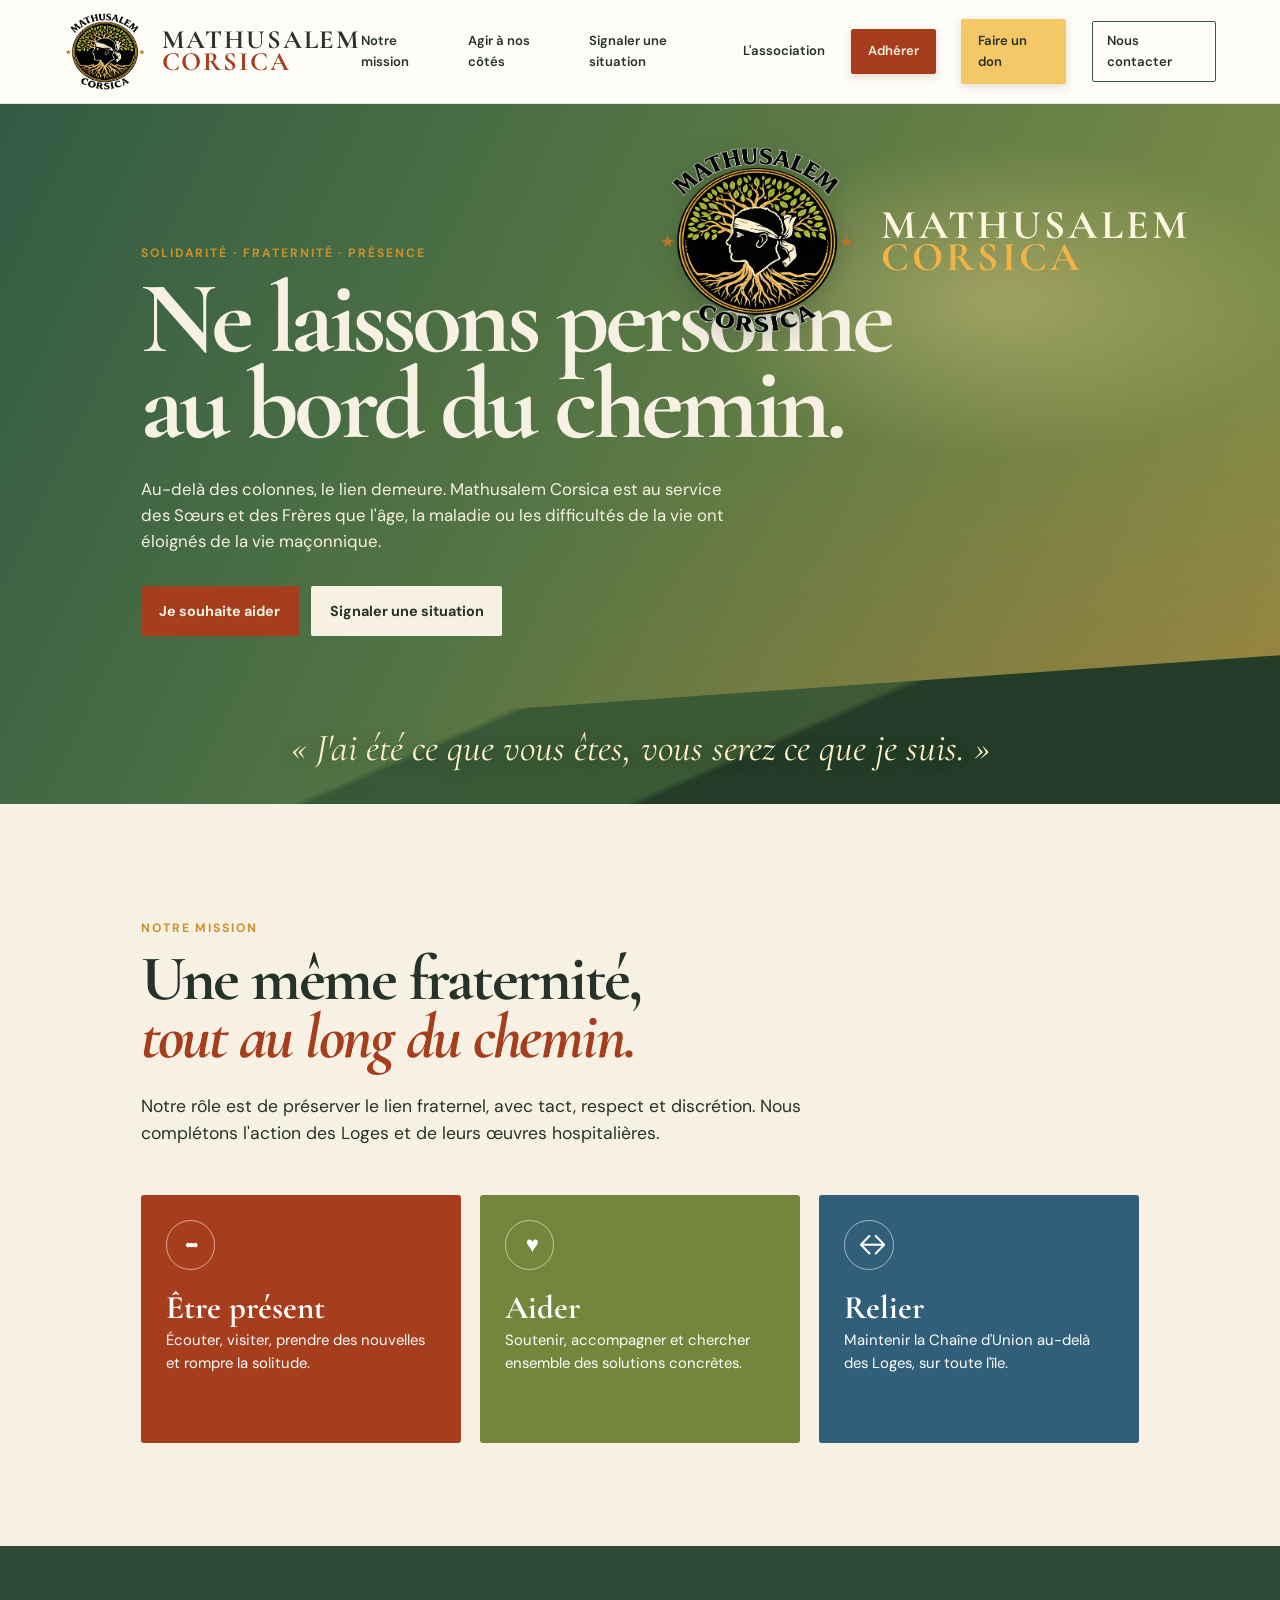
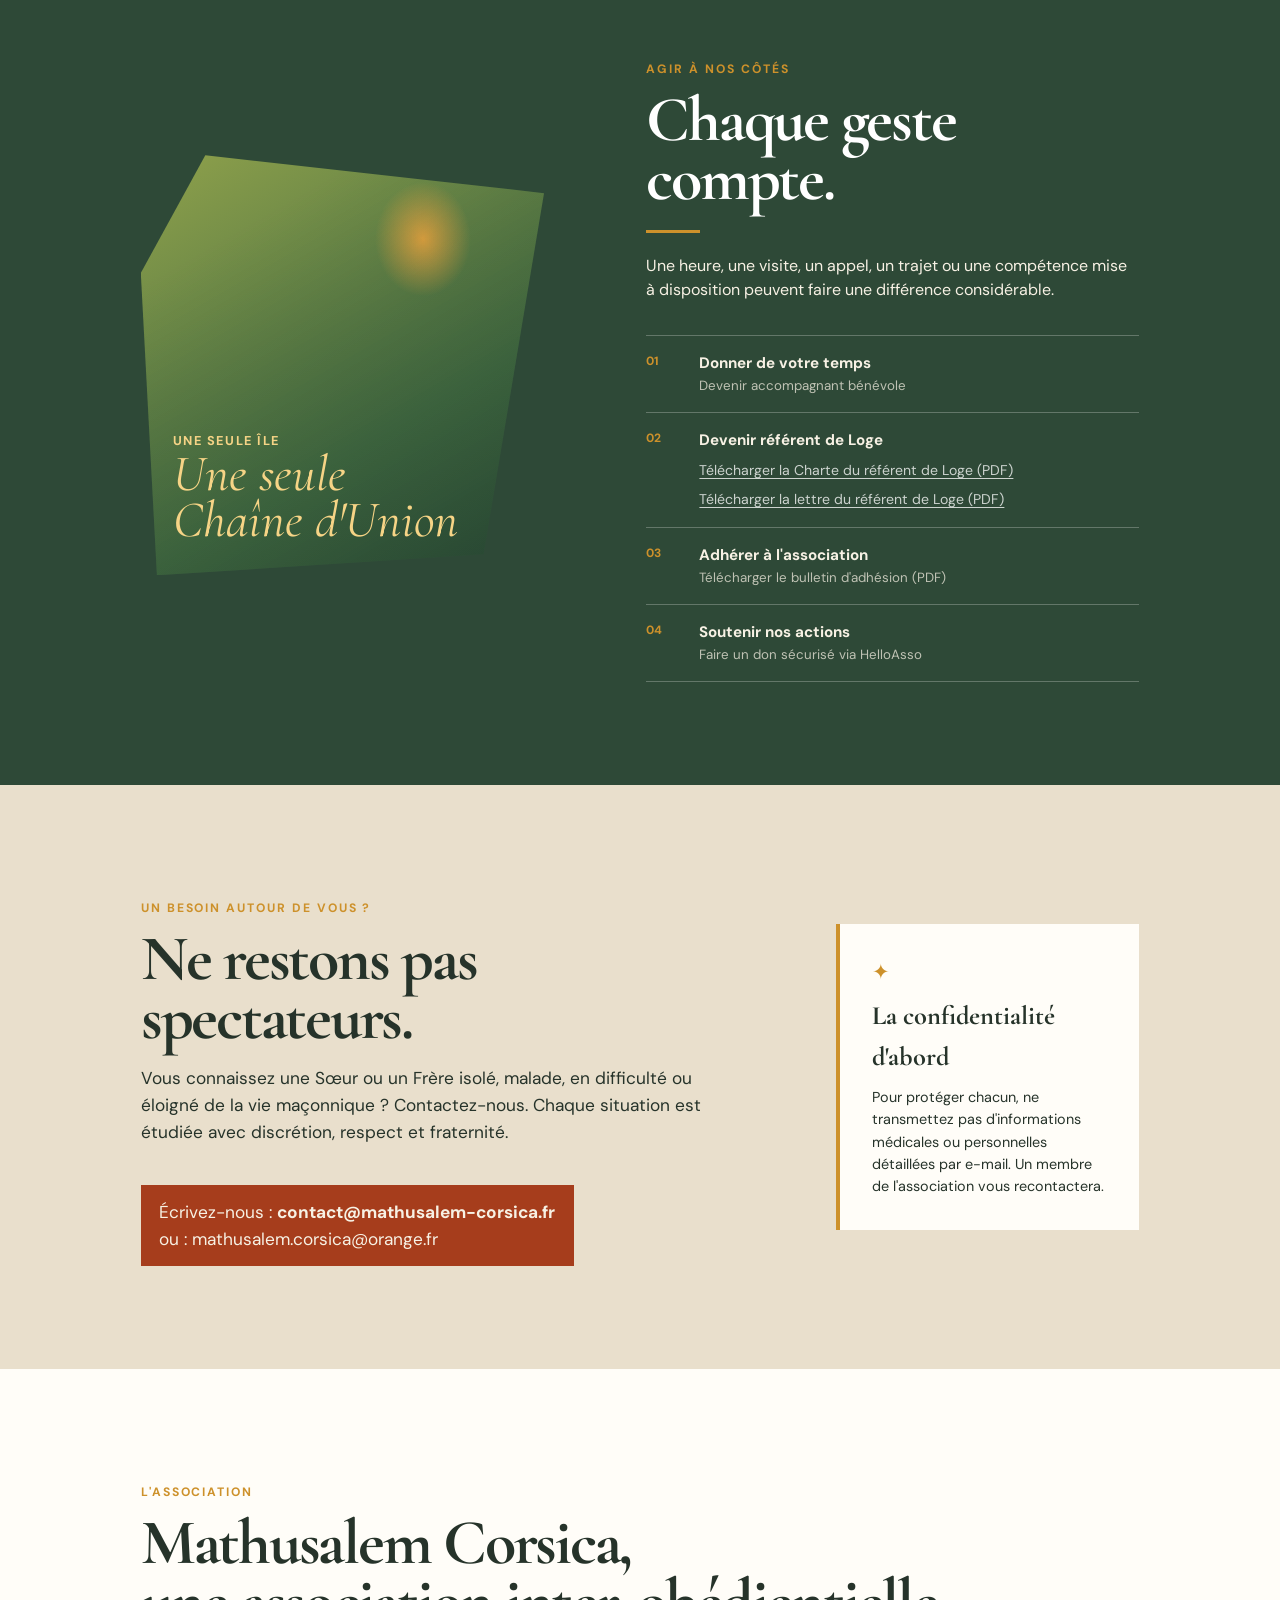
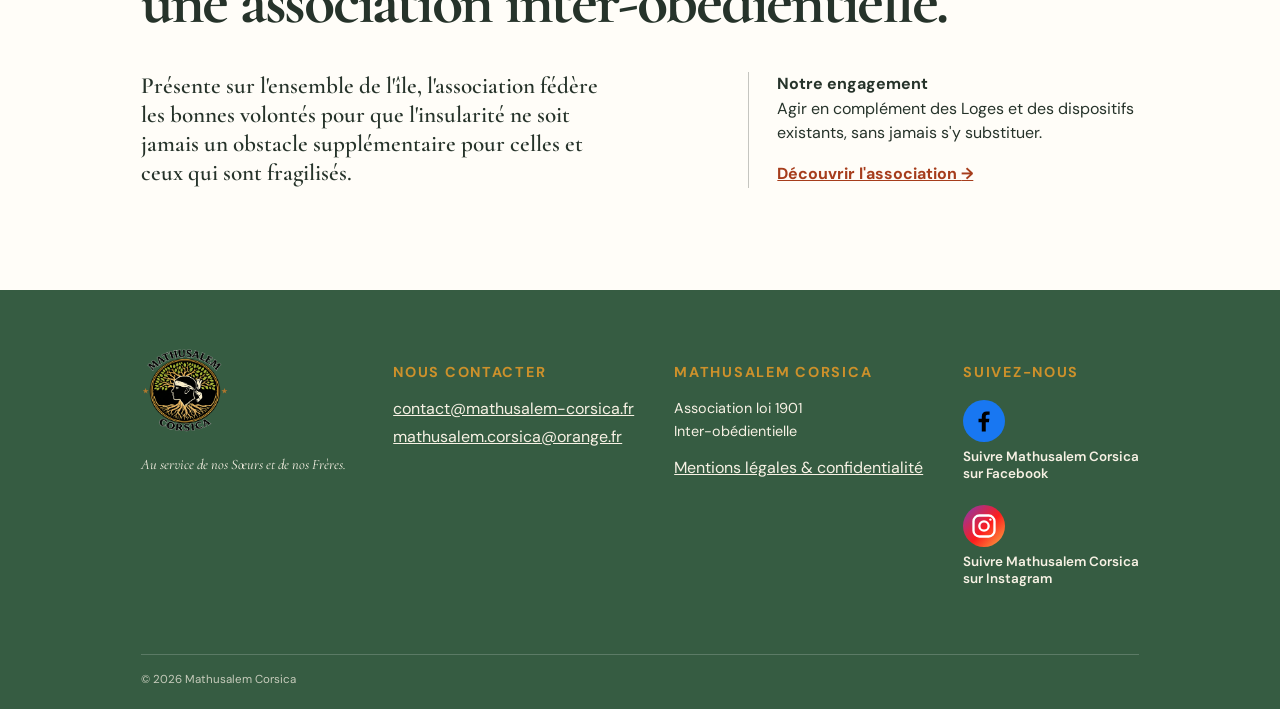
<file: index.html>
<!doctype html>
<html lang="fr">
  <head>
    <meta charset="utf-8">
    <meta name="viewport" content="width=device-width, initial-scale=1">
    <meta name="description" content="Mathusalem Corsica, au service de nos Sœurs et de nos Frères. Solidarité, fraternité, présence.">
    <title>Mathusalem Corsica - Ne laissons personne au bord du chemin</title>
    <link rel="preconnect" href="https://fonts.googleapis.com">
    <link rel="preconnect" href="https://fonts.gstatic.com" crossorigin>
    <link href="https://fonts.googleapis.com/css2?family=Cormorant+Garamond:ital,wght@0,500;0,600;0,700;1,600&family=DM+Sans:wght@400;500;600;700&display=swap" rel="stylesheet">
    <link rel="stylesheet" href="styles.css">
  </head>
  <body>
    <a class="skip-link" href="#contenu">Aller au contenu</a>
    <header class="site-header">
      <a class="brand" href="#accueil" aria-label="Mathusalem Corsica, accueil">
        <img src="logo-mathusalem-corsica.png" alt="Logo Mathusalem Corsica">
        <span>Mathusalem<br><em>Corsica</em></span>
      </a>
      <button class="menu-toggle" aria-expanded="false" aria-controls="navigation">Menu</button>
      <nav id="navigation" class="navigation" aria-label="Navigation principale">
        <a href="#mission">Notre mission</a>
        <a href="#agir">Agir à nos côtés</a>
        <a href="#signaler">Signaler une situation</a>
        <a href="association.html">L'association</a>
        <a class="nav-join" href="bulletin-adhesion-mathusalem-corsica.pdf" download>Adhérer</a>
        <a class="nav-donate" href="https://www.helloasso.com/associations/mathusalem-corsica/formulaires/2" target="_blank" rel="noopener noreferrer">Faire un don</a>
        <a class="nav-contact" href="#contact">Nous contacter</a>
      </nav>
    </header>

    <main id="contenu">
      <section id="accueil" class="hero" aria-labelledby="hero-title">
        <div class="hero-orb hero-orb-one"></div>
        <div class="hero-orb hero-orb-two"></div>
        <div class="hero-content">
          <p class="eyebrow">Solidarité · Fraternité · Présence</p>
          <h1 id="hero-title">Ne laissons personne<br>au bord du chemin.</h1>
          <p class="hero-intro">Au-delà des colonnes, le lien demeure. Mathusalem Corsica est au service des Sœurs et des Frères que l'âge, la maladie ou les difficultés de la vie ont éloignés de la vie maçonnique.</p>
          <div class="hero-actions">
            <a class="button button-primary" href="#agir">Je souhaite aider</a>
            <a class="button button-light" href="#signaler">Signaler une situation</a>
          </div>
        </div>
        <div class="hero-identity" aria-label="Mathusalem Corsica">
          <img src="logo-mathusalem-corsica.png" alt="Logo Mathusalem Corsica">
          <p>Mathusalem<br><em>Corsica</em></p>
        </div>
        <blockquote class="hero-quote">« J'ai été ce que vous êtes, vous serez ce que je suis. »</blockquote>
        <div class="hero-horizon" aria-hidden="true"></div>
      </section>

      <section id="mission" class="section mission" aria-labelledby="mission-title">
        <div class="section-heading">
          <p class="eyebrow">Notre mission</p>
          <h2 id="mission-title">Une même fraternité,<br><em>tout au long du chemin.</em></h2>
        </div>
        <p class="lead">Notre rôle est de préserver le lien fraternel, avec tact, respect et discrétion. Nous complétons l'action des Loges et de leurs œuvres hospitalières.</p>
        <div class="mission-cards">
          <article class="mission-card presence">
            <span class="card-icon" aria-hidden="true">●●●</span>
            <h3>Être présent</h3>
            <p>Écouter, visiter, prendre des nouvelles et rompre la solitude.</p>
          </article>
          <article class="mission-card help">
            <span class="card-icon" aria-hidden="true">♥</span>
            <h3>Aider</h3>
            <p>Soutenir, accompagner et chercher ensemble des solutions concrètes.</p>
          </article>
          <article class="mission-card link">
            <span class="card-icon" aria-hidden="true">↔</span>
            <h3>Relier</h3>
            <p>Maintenir la Chaîne d'Union au-delà des Loges, sur toute l'île.</p>
          </article>
        </div>
      </section>

      <section id="agir" class="section act" aria-labelledby="agir-title">
        <div class="act-visual" aria-hidden="true">
          <span>Une seule île</span>
          <strong>Une seule<br>Chaîne d'Union</strong>
        </div>
        <div class="act-content">
          <p class="eyebrow">Agir à nos côtés</p>
          <h2 id="agir-title">Chaque geste compte.</h2>
          <p>Une heure, une visite, un appel, un trajet ou une compétence mise à disposition peuvent faire une différence considérable.</p>
          <div class="action-list">
            <a href="#contact"><span>01</span><strong>Donner de votre temps</strong><small>Devenir accompagnant bénévole</small></a>
            <div class="action-reference">
              <div class="action-reference-title"><span>02</span><strong>Devenir référent de Loge</strong></div>
              <div class="action-reference-downloads">
                <a href="charte-referent-loge.pdf" download>Télécharger la Charte du référent de Loge (PDF)</a>
                <a href="lettre-referent-loge.pdf" download>Télécharger la lettre du référent de Loge (PDF)</a>
              </div>
            </div>
            <a href="bulletin-adhesion-mathusalem-corsica.pdf" download><span>03</span><strong>Adhérer à l'association</strong><small>Télécharger le bulletin d'adhésion (PDF)</small></a>
            <a href="https://www.helloasso.com/associations/mathusalem-corsica/formulaires/2" target="_blank" rel="noopener noreferrer"><span>04</span><strong>Soutenir nos actions</strong><small>Faire un don sécurisé via HelloAsso</small></a>
          </div>
        </div>
      </section>

      <section id="signaler" class="section signal" aria-labelledby="signaler-title">
        <div class="signal-content">
          <p class="eyebrow">Un besoin autour de vous ?</p>
          <h2 id="signaler-title">Ne restons pas spectateurs.</h2>
          <p>Vous connaissez une Sœur ou un Frère isolé, malade, en difficulté ou éloigné de la vie maçonnique ? Contactez-nous. Chaque situation est étudiée avec discrétion, respect et fraternité.</p>
          <p class="contact-email">Écrivez-nous : <strong>contact@mathusalem-corsica.fr</strong><br><span>ou : mathusalem.corsica@orange.fr</span></p>
        </div>
        <aside class="privacy-note">
          <span aria-hidden="true">✦</span>
          <h3>La confidentialité d'abord</h3>
          <p>Pour protéger chacun, ne transmettez pas d'informations médicales ou personnelles détaillées par e-mail. Un membre de l'association vous recontactera.</p>
        </aside>
      </section>

      <section id="association" class="section association" aria-labelledby="association-title">
        <p class="eyebrow">L'association</p>
        <h2 id="association-title">Mathusalem Corsica,<br>une association inter-obédientielle.</h2>
        <div class="association-grid">
          <p>Présente sur l'ensemble de l'île, l'association fédère les bonnes volontés pour que l'insularité ne soit jamais un obstacle supplémentaire pour celles et ceux qui sont fragilisés.</p>
          <div>
            <p><strong>Notre engagement</strong><br>Agir en complément des Loges et des dispositifs existants, sans jamais s'y substituer.</p>
            <a class="text-link" href="association.html">Découvrir l'association <span aria-hidden="true">→</span></a>
          </div>
        </div>
      </section>
    </main>

    <footer id="contact" class="site-footer">
      <div class="footer-brand">
        <img src="logo-mathusalem-corsica.png" alt="">
        <p>Au service de nos Sœurs et de nos Frères.</p>
      </div>
      <div>
        <p class="footer-label">Nous contacter</p>
        <a href="mailto:contact@mathusalem-corsica.fr">contact@mathusalem-corsica.fr</a>
        <a href="mailto:mathusalem.corsica@orange.fr">mathusalem.corsica@orange.fr</a>
      </div>
      <div>
        <p class="footer-label">Mathusalem Corsica</p>
        <p>Association loi 1901<br>Inter-obédientielle</p>
        <a href="mentions-legales.html">Mentions légales &amp; confidentialité</a>
      </div>
      <div class="footer-social">
        <p class="footer-label">Suivez-nous</p>
        <div class="footer-social-links">
          <a class="facebook-link" href="https://www.facebook.com/profile.php?id=61596262561616" target="_blank" rel="noopener noreferrer" aria-label="Suivre Mathusalem Corsica sur Facebook">
            <svg viewBox="0 0 24 24" aria-hidden="true"><path d="M13.5 21v-8h2.7l.4-3h-3.1V8.1c0-.9.3-1.5 1.6-1.5h1.7V3.9c-.3 0-1.3-.1-2.5-.1-2.5 0-4.2 1.5-4.2 4.3V10H7.3v3h2.8v8h3.4Z"/></svg>
            <span>Suivre Mathusalem Corsica<br>sur Facebook</span>
          </a>
          <a class="instagram-link" href="https://www.instagram.com/mathusalem.corsica/" target="_blank" rel="noopener noreferrer" aria-label="Suivre Mathusalem Corsica sur Instagram">
            <svg viewBox="0 0 24 24" aria-hidden="true" fill="none" stroke="currentColor" stroke-width="2"><rect x="3" y="3" width="18" height="18" rx="5"></rect><circle cx="12" cy="12" r="4"></circle><circle cx="17.5" cy="6.5" r="1" fill="currentColor" stroke="none"></circle></svg>
            <span>Suivre Mathusalem Corsica<br>sur Instagram</span>
          </a>
        </div>
      </div>
      <p class="copyright">© <span id="year"></span> Mathusalem Corsica</p>
    </footer>
    <script src="script.js"></script>
    <!-- Cloudflare Web Analytics -->
    <script type="module" src="https://static.cloudflareinsights.com/beacon.min.js" data-cf-beacon='{"token": "1a84a736b95a444abfd0b63d3018b261"}'></script>
    <!-- End Cloudflare Web Analytics -->
  </body>
</html>
</file>
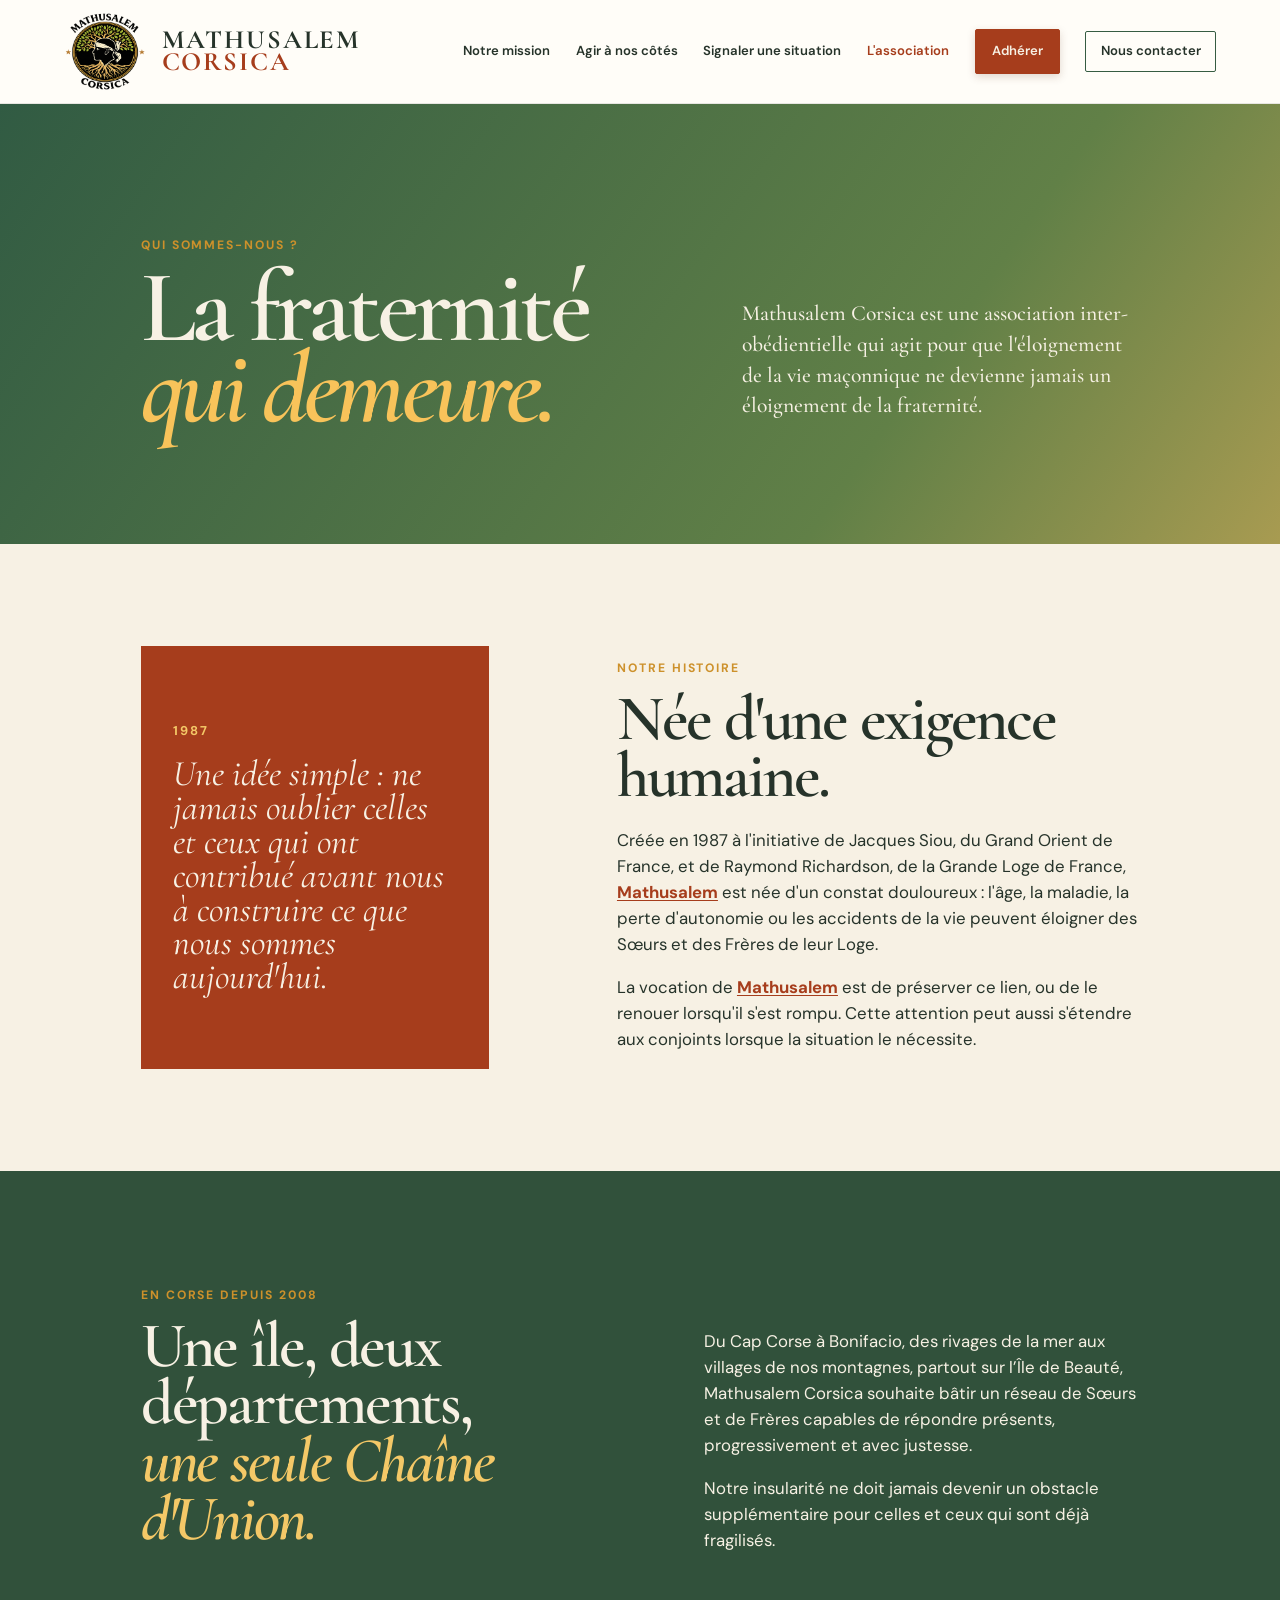
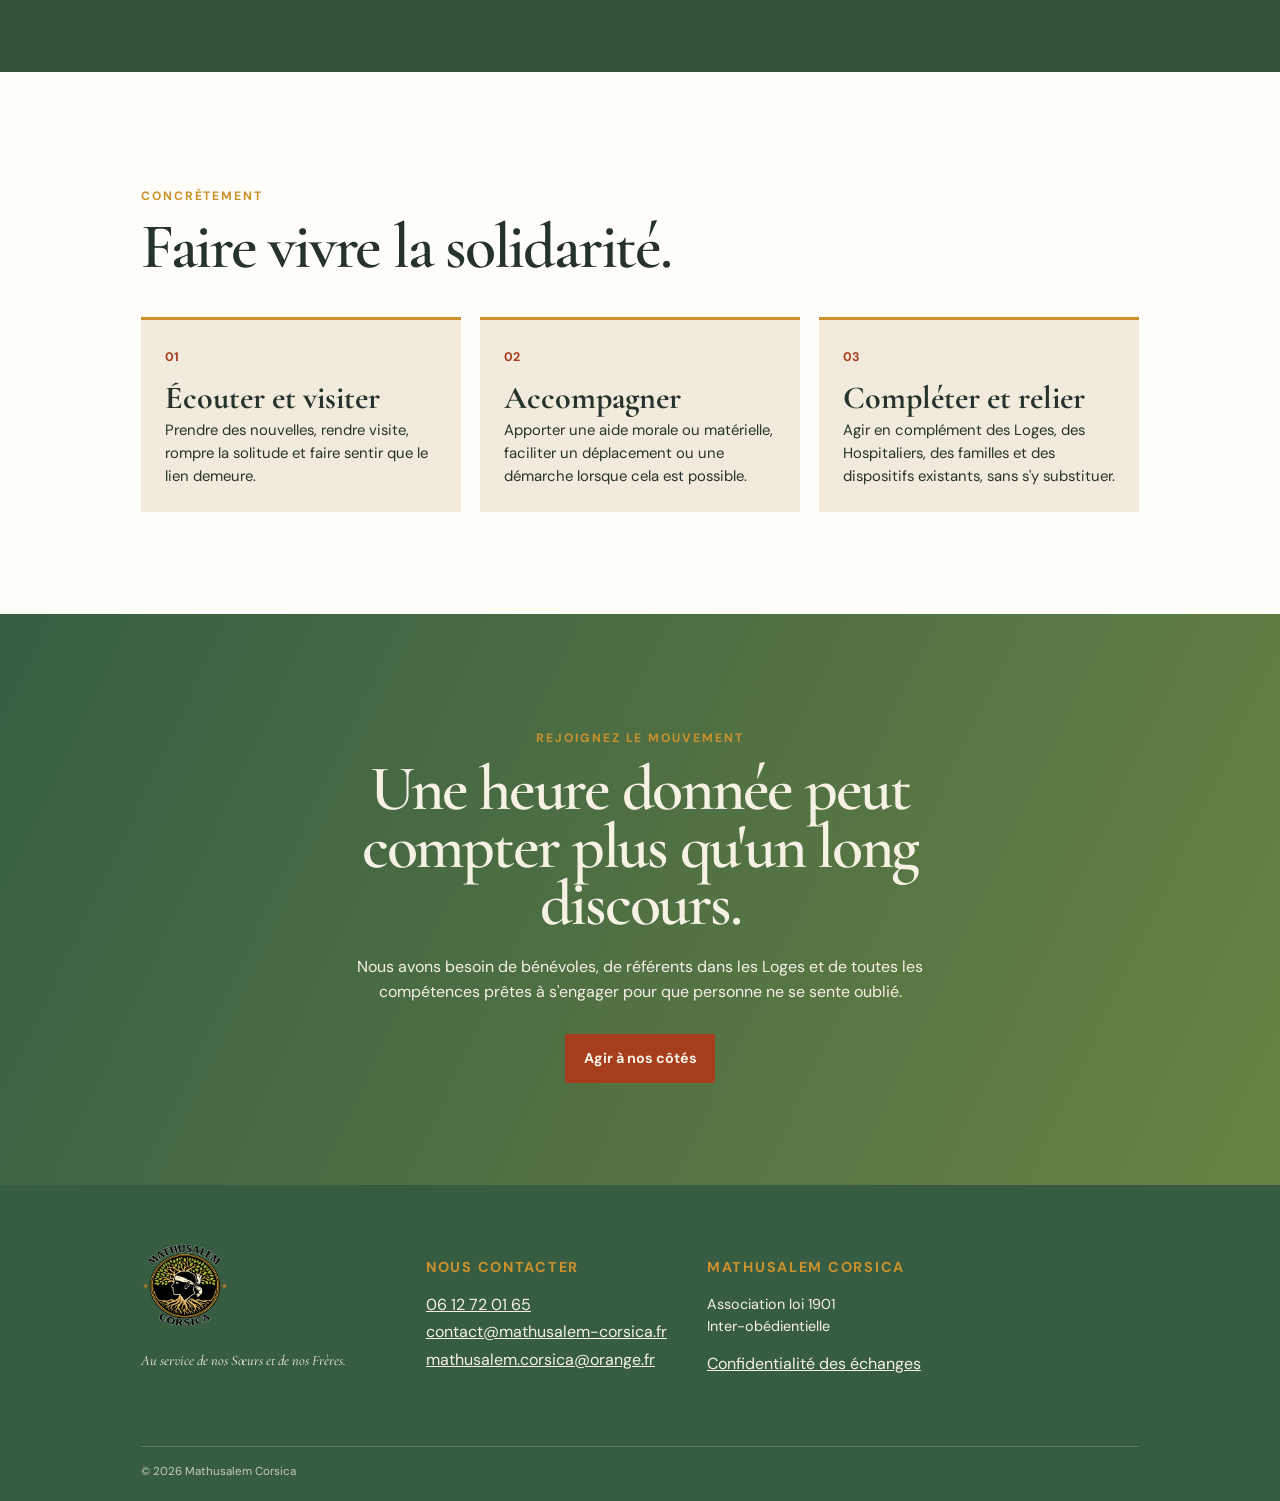
<file: association.html>
<!doctype html>
<html lang="fr">
  <head>
    <meta charset="utf-8">
    <meta name="viewport" content="width=device-width, initial-scale=1">
    <meta name="description" content="Découvrez Mathusalem Corsica, association inter-obédientielle de solidarité fraternelle.">
    <title>Notre association - Mathusalem Corsica</title>
    <link rel="preconnect" href="https://fonts.googleapis.com">
    <link rel="preconnect" href="https://fonts.gstatic.com" crossorigin>
    <link href="https://fonts.googleapis.com/css2?family=Cormorant+Garamond:ital,wght@0,500;0,600;0,700;1,600&family=DM+Sans:wght@400;500;600;700&display=swap" rel="stylesheet">
    <link rel="stylesheet" href="styles.css">
  </head>
  <body>
    <a class="skip-link" href="#contenu">Aller au contenu</a>
    <header class="site-header">
      <a class="brand" href="index.html" aria-label="Mathusalem Corsica, accueil">
        <img src="logo-mathusalem-corsica.png" alt="Logo Mathusalem Corsica">
        <span>Mathusalem<br><em>Corsica</em></span>
      </a>
      <button class="menu-toggle" aria-expanded="false" aria-controls="navigation">Menu</button>
      <nav id="navigation" class="navigation" aria-label="Navigation principale">
        <a href="index.html#mission">Notre mission</a>
        <a href="index.html#agir">Agir à nos côtés</a>
        <a href="index.html#signaler">Signaler une situation</a>
        <a class="active" href="association.html" aria-current="page">L'association</a>
        <a class="nav-join" href="bulletin-adhesion-mathusalem-corsica.pdf" download>Adhérer</a>
        <a class="nav-contact" href="index.html#contact">Nous contacter</a>
      </nav>
    </header>

    <main id="contenu">
      <section class="about-hero" aria-labelledby="about-title">
        <div>
          <p class="eyebrow">Qui sommes-nous ?</p>
          <h1 id="about-title">La fraternité<br><em>qui demeure.</em></h1>
        </div>
        <p>Mathusalem Corsica est une association inter-obédientielle qui agit pour que l'éloignement de la vie maçonnique ne devienne jamais un éloignement de la fraternité.</p>
      </section>

      <section class="about-story" aria-labelledby="story-title">
        <div class="about-statement">
          <span aria-hidden="true">1987</span>
          <p>Une idée simple : ne jamais oublier celles et ceux qui ont contribué avant nous à construire ce que nous sommes aujourd'hui.</p>
        </div>
        <div class="about-copy">
          <p class="eyebrow">Notre histoire</p>
          <h2 id="story-title">Née d'une exigence humaine.</h2>
          <p>Créée en 1987 à l'initiative de Jacques Siou, du Grand Orient de France, et de Raymond Richardson, de la Grande Loge de France, <a class="national-link" href="https://mathusalem-france.fr/" target="_blank" rel="noopener noreferrer">Mathusalem</a> est née d'un constat douloureux : l'âge, la maladie, la perte d'autonomie ou les accidents de la vie peuvent éloigner des Sœurs et des Frères de leur Loge.</p>
          <p>La vocation de <a class="national-link" href="https://mathusalem-france.fr/" target="_blank" rel="noopener noreferrer">Mathusalem</a> est de préserver ce lien, ou de le renouer lorsqu'il s'est rompu. Cette attention peut aussi s'étendre aux conjoints lorsque la situation le nécessite.</p>
        </div>
      </section>

      <section class="about-corsica" aria-labelledby="corsica-title">
        <div>
          <p class="eyebrow">En Corse depuis 2008</p>
          <h2 id="corsica-title">Une île, deux départements,<br><em>une seule Chaîne d'Union.</em></h2>
        </div>
        <div>
          <p>Du Cap Corse à Bonifacio, des rivages de la mer aux villages de nos montagnes, partout sur l’Île de Beauté, Mathusalem Corsica souhaite bâtir un réseau de Sœurs et de Frères capables de répondre présents, progressivement et avec justesse.</p>
          <p>Notre insularité ne doit jamais devenir un obstacle supplémentaire pour celles et ceux qui sont déjà fragilisés.</p>
        </div>
      </section>

      <section class="about-actions" aria-labelledby="actions-title">
        <p class="eyebrow">Concrètement</p>
        <h2 id="actions-title">Faire vivre la solidarité.</h2>
        <div class="about-actions-grid">
          <article><span>01</span><h3>Écouter et visiter</h3><p>Prendre des nouvelles, rendre visite, rompre la solitude et faire sentir que le lien demeure.</p></article>
          <article><span>02</span><h3>Accompagner</h3><p>Apporter une aide morale ou matérielle, faciliter un déplacement ou une démarche lorsque cela est possible.</p></article>
          <article><span>03</span><h3>Compléter et relier</h3><p>Agir en complément des Loges, des Hospitaliers, des familles et des dispositifs existants, sans s'y substituer.</p></article>
        </div>
      </section>

      <section class="about-call" aria-labelledby="call-title">
        <p class="eyebrow">Rejoignez le mouvement</p>
        <h2 id="call-title">Une heure donnée peut compter plus qu'un long discours.</h2>
        <p>Nous avons besoin de bénévoles, de référents dans les Loges et de toutes les compétences prêtes à s'engager pour que personne ne se sente oublié.</p>
        <a class="button button-primary" href="index.html#agir">Agir à nos côtés</a>
      </section>
    </main>

    <footer id="contact" class="site-footer">
      <div class="footer-brand"><img src="logo-mathusalem-corsica.png" alt=""><p>Au service de nos Sœurs et de nos Frères.</p></div>
      <div><p class="footer-label">Nous contacter</p><a href="tel:+33612720165">06 12 72 01 65</a><a href="mailto:contact@mathusalem-corsica.fr">contact@mathusalem-corsica.fr</a><a href="mailto:mathusalem.corsica@orange.fr">mathusalem.corsica@orange.fr</a></div>
      <div><p class="footer-label">Mathusalem Corsica</p><p>Association loi 1901<br>Inter-obédientielle</p><a href="index.html#signaler">Confidentialité des échanges</a></div>
      <p class="copyright">© <span id="year"></span> Mathusalem Corsica</p>
    </footer>
    <script src="script.js"></script>
  </body>
</html>
</file>
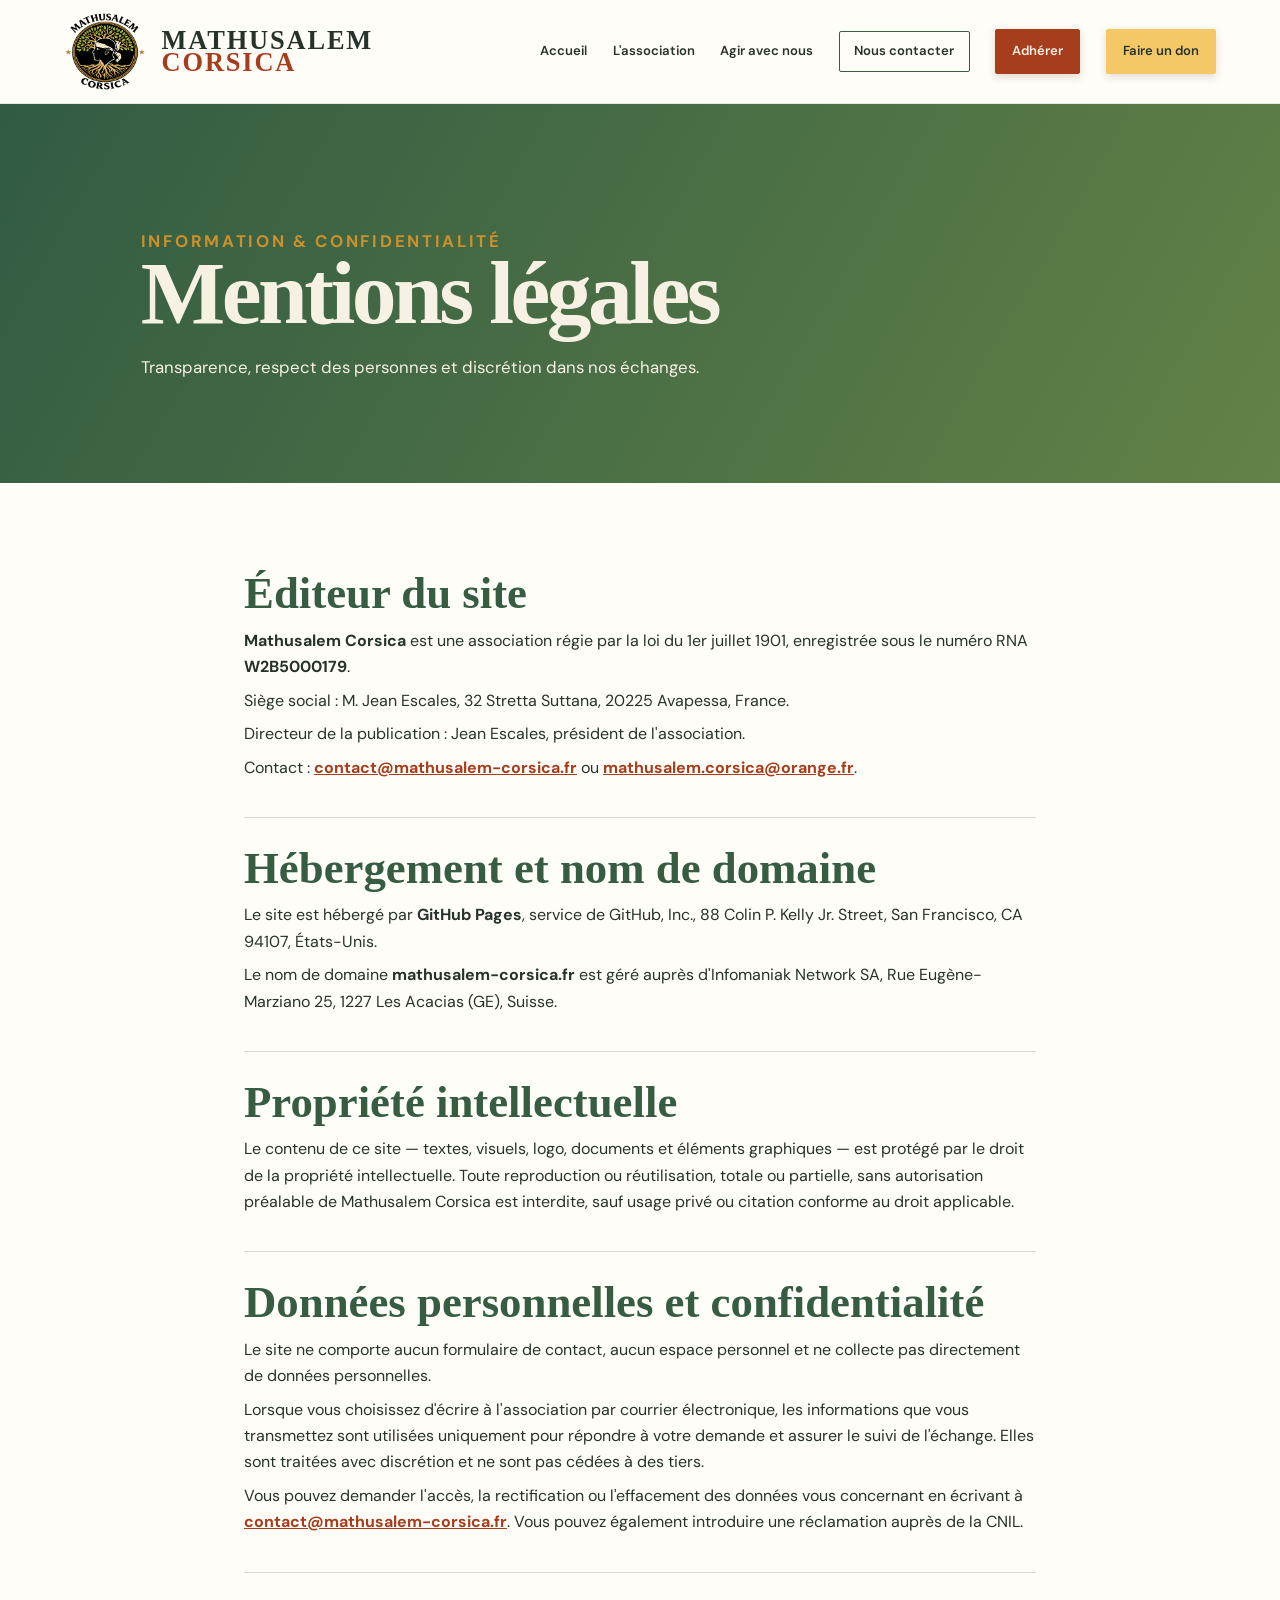
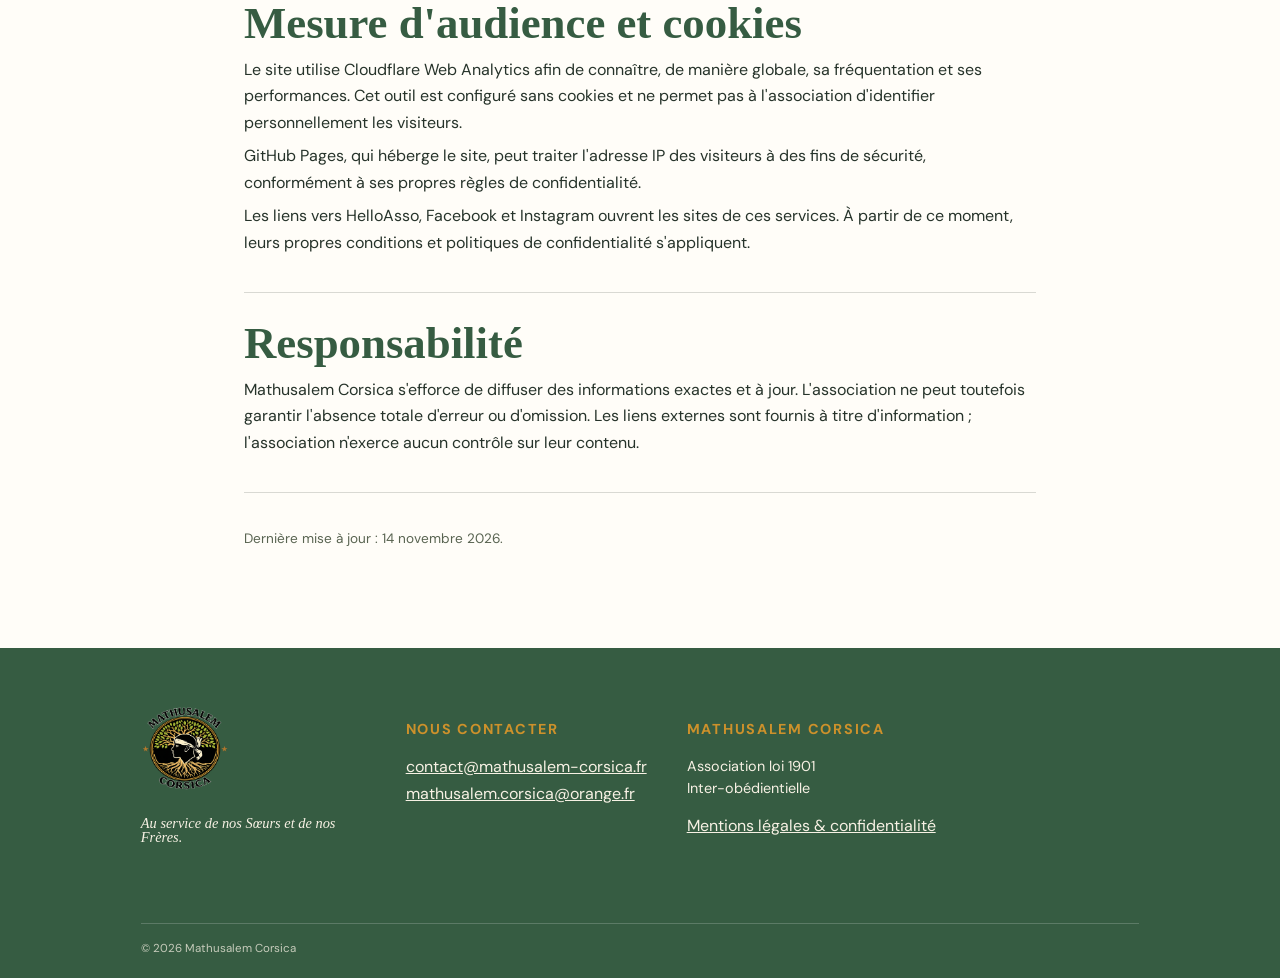
<file: mentions-legales.html>
<!doctype html>
<html lang="fr">
  <head>
    <meta charset="utf-8">
    <meta name="viewport" content="width=device-width, initial-scale=1">
    <meta name="description" content="Mentions légales et politique de confidentialité de Mathusalem Corsica.">
    <title>Mentions légales | Mathusalem Corsica</title>
    <link rel="preconnect" href="https://fonts.googleapis.com">
    <link rel="preconnect" href="https://fonts.gstatic.com" crossorigin>
    <link href="https://fonts.googleapis.com/css2?family=DM+Sans:wght@400;500;600;700&family=Playfair+Display:ital,wght@0,600;0,700;1,600&display=swap" rel="stylesheet">
    <link rel="stylesheet" href="styles.css">
  </head>
  <body>
    <header class="site-header">
      <a class="brand" href="index.html" aria-label="Retour à l'accueil Mathusalem Corsica">
        <img src="logo-mathusalem-corsica.png" alt="Logo Mathusalem Corsica">
        <span>Mathusalem<br><em>Corsica</em></span>
      </a>
      <button class="menu-toggle" aria-expanded="false" aria-controls="menu">Menu</button>
      <nav id="menu" class="navigation" aria-label="Navigation principale">
        <a href="index.html">Accueil</a>
        <a href="association.html">L'association</a>
        <a href="index.html#agir">Agir avec nous</a>
        <a href="index.html#contact" class="nav-contact">Nous contacter</a>
        <a class="nav-join" href="bulletin-adhesion-mathusalem-corsica.pdf" download>Adhérer</a>
        <a class="nav-donate" href="https://www.helloasso.com/associations/mathusalem-corsica/formulaires/2" target="_blank" rel="noopener noreferrer">Faire un don</a>
      </nav>
    </header>

    <main>
      <section class="legal-hero">
        <p class="eyebrow">Information &amp; confidentialité</p>
        <h1>Mentions légales</h1>
        <p>Transparence, respect des personnes et discrétion dans nos échanges.</p>
      </section>

      <article class="legal-content">
        <section>
          <h2>Éditeur du site</h2>
          <p><strong>Mathusalem Corsica</strong> est une association régie par la loi du 1er juillet 1901, enregistrée sous le numéro RNA <strong>W2B5000179</strong>.</p>
          <p>Siège social : M. Jean Escales, 32 Stretta Suttana, 20225 Avapessa, France.</p>
          <p>Directeur de la publication : Jean Escales, président de l'association.</p>
          <p>Contact : <a href="mailto:contact@mathusalem-corsica.fr">contact@mathusalem-corsica.fr</a> ou <a href="mailto:mathusalem.corsica@orange.fr">mathusalem.corsica@orange.fr</a>.</p>
        </section>

        <section>
          <h2>Hébergement et nom de domaine</h2>
          <p>Le site est hébergé par <strong>GitHub Pages</strong>, service de GitHub, Inc., 88 Colin P. Kelly Jr. Street, San Francisco, CA 94107, États-Unis.</p>
          <p>Le nom de domaine <strong>mathusalem-corsica.fr</strong> est géré auprès d'Infomaniak Network SA, Rue Eugène-Marziano 25, 1227 Les Acacias (GE), Suisse.</p>
        </section>

        <section>
          <h2>Propriété intellectuelle</h2>
          <p>Le contenu de ce site — textes, visuels, logo, documents et éléments graphiques — est protégé par le droit de la propriété intellectuelle. Toute reproduction ou réutilisation, totale ou partielle, sans autorisation préalable de Mathusalem Corsica est interdite, sauf usage privé ou citation conforme au droit applicable.</p>
        </section>

        <section>
          <h2>Données personnelles et confidentialité</h2>
          <p>Le site ne comporte aucun formulaire de contact, aucun espace personnel et ne collecte pas directement de données personnelles.</p>
          <p>Lorsque vous choisissez d'écrire à l'association par courrier électronique, les informations que vous transmettez sont utilisées uniquement pour répondre à votre demande et assurer le suivi de l'échange. Elles sont traitées avec discrétion et ne sont pas cédées à des tiers.</p>
          <p>Vous pouvez demander l'accès, la rectification ou l'effacement des données vous concernant en écrivant à <a href="mailto:contact@mathusalem-corsica.fr">contact@mathusalem-corsica.fr</a>. Vous pouvez également introduire une réclamation auprès de la CNIL.</p>
        </section>

        <section>
          <h2>Mesure d'audience et cookies</h2>
          <p>Le site utilise Cloudflare Web Analytics afin de connaître, de manière globale, sa fréquentation et ses performances. Cet outil est configuré sans cookies et ne permet pas à l'association d'identifier personnellement les visiteurs.</p>
          <p>GitHub Pages, qui héberge le site, peut traiter l'adresse IP des visiteurs à des fins de sécurité, conformément à ses propres règles de confidentialité.</p>
          <p>Les liens vers HelloAsso, Facebook et Instagram ouvrent les sites de ces services. À partir de ce moment, leurs propres conditions et politiques de confidentialité s'appliquent.</p>
        </section>

        <section>
          <h2>Responsabilité</h2>
          <p>Mathusalem Corsica s'efforce de diffuser des informations exactes et à jour. L'association ne peut toutefois garantir l'absence totale d'erreur ou d'omission. Les liens externes sont fournis à titre d'information ; l'association n'exerce aucun contrôle sur leur contenu.</p>
        </section>

        <p class="legal-updated">Dernière mise à jour : 14 novembre 2026.</p>
      </article>
    </main>

    <footer class="site-footer">
      <div class="footer-brand">
        <img src="logo-mathusalem-corsica.png" alt="">
        <p>Au service de nos Sœurs et de nos Frères.</p>
      </div>
      <div>
        <p class="footer-label">Nous contacter</p>
        <a href="mailto:contact@mathusalem-corsica.fr">contact@mathusalem-corsica.fr</a>
        <a href="mailto:mathusalem.corsica@orange.fr">mathusalem.corsica@orange.fr</a>
      </div>
      <div>
        <p class="footer-label">Mathusalem Corsica</p>
        <p>Association loi 1901<br>Inter-obédientielle</p>
        <a href="mentions-legales.html" aria-current="page">Mentions légales &amp; confidentialité</a>
      </div>
      <p class="copyright">© <span id="year"></span> Mathusalem Corsica</p>
    </footer>
    <script src="script.js"></script>
    <!-- Cloudflare Web Analytics -->
    <script type="module" src="https://static.cloudflareinsights.com/beacon.min.js" data-cf-beacon='{"token": "1a84a736b95a444abfd0b63d3018b261"}'></script>
    <!-- End Cloudflare Web Analytics -->
  </body>
</html>
</file>
<file: styles.css>
:root { --ink:#26332a; --forest:#365c42; --moss:#74863b; --sun:#cd912b; --terra:#a63d1c; --cream:#f7f1e4; --paper:#fffdf8; --blue:#315e78; --serif:"Cormorant Garamond", Georgia, serif; --sans:"DM Sans", Arial, sans-serif; }
* { box-sizing:border-box; }
html { scroll-behavior:smooth; }
body { margin:0; color:var(--ink); background:var(--paper); font-family:var(--sans); line-height:1.55; }
.national-link { color:var(--terra); font-weight:700; text-decoration-thickness:1px; text-underline-offset:2px; }.national-link:hover { color:var(--forest); }
.about-hero > p { max-width:450px!important; font-size:1.35rem!important; }
a { color:inherit; }
.skip-link { position:absolute; left:-10000px; top:auto; }.skip-link:focus { left:1rem; top:1rem; z-index:100; padding:.7rem 1rem; background:#fff; }
.site-header { min-height:104px; display:flex; align-items:center; justify-content:space-between; padding:8px clamp(1.25rem,5vw,5rem); background:var(--paper); position:sticky; top:0; z-index:20; border-bottom:1px solid rgba(22,32,22,.1); }
.brand { display:flex; align-items:center; gap:.85rem; text-decoration:none; font:700 1.65rem/0.8 var(--serif); letter-spacing:.07em; text-transform:uppercase; }.brand img { width:84px; height:84px; object-fit:contain; }.brand em { color:var(--terra); font-style:normal; }
.navigation { display:flex; align-items:center; gap:clamp(.9rem,2vw,1.8rem); font-size:.82rem; font-weight:600; }.navigation a { text-decoration:none; }.navigation a:not(.nav-contact):not(.nav-join):not(.nav-donate):hover { color:var(--terra); }.nav-join { padding:.68rem 1rem; color:var(--cream); background:var(--terra); border:1px solid var(--terra); border-radius:2px; box-shadow:0 3px 8px rgba(89,43,20,.18); }.nav-join:hover { color:var(--cream); background:#8d3217; border-color:#8d3217; }.nav-donate { padding:.68rem 1rem; color:var(--ink); background:#f4c867; border:1px solid #f4c867; border-radius:2px; box-shadow:0 3px 8px rgba(89,43,20,.16); }.nav-donate:hover { color:var(--ink); background:#e3ad3e; border-color:#e3ad3e; }.nav-contact { padding:.6rem .9rem; border:1px solid var(--forest); border-radius:2px; }.menu-toggle { display:none; }
.hero { min-height:700px; position:relative; overflow:hidden; isolation:isolate; padding:clamp(5rem,10vw,8rem) clamp(1.25rem,11vw,10rem) 8rem; color:var(--cream); background:linear-gradient(115deg,#315b43 0%,#547544 44%,#899449 100%); }.hero:before { content:""; position:absolute; inset:0; z-index:-1; opacity:.32; background:radial-gradient(ellipse at 78% 28%,#ffdc94 0 2%,transparent 22%), radial-gradient(ellipse at 100% 100%,#c95d2b 0,transparent 49%); }.hero-content { max-width:760px; position:relative; z-index:2; }.eyebrow { margin:0 0:.7rem; color:var(--sun); font-size:.76rem; font-weight:700; letter-spacing:.16em; text-transform:uppercase; }.hero h1, h2, h3 { font-family:var(--serif); }.hero h1 { margin:0; font-size:clamp(3.6rem,8vw,7rem); line-height:.84; letter-spacing:-.045em; }.hero-intro { max-width:590px; margin:1.8rem 0 2rem; font-size:1.05rem; }.hero-actions { display:flex; flex-wrap:wrap; gap:.8rem; }.button { display:inline-block; padding:.85rem 1.15rem; border-radius:2px; font-size:.9rem; font-weight:700; text-decoration:none; transition:transform .2s; }.button:hover { transform:translateY(-2px); }.button-primary { color:var(--cream); background:var(--terra); }.button-light { color:var(--ink); background:var(--cream); }.hero-identity { position:absolute; top:2.2rem; right:clamp(1.25rem,7vw,6rem); z-index:2; display:flex; align-items:center; gap:1.15rem; text-transform:uppercase; }.hero-identity img { width:clamp(140px,16vw,215px); height:clamp(140px,16vw,215px); object-fit:contain; filter:drop-shadow(0 5px 12px rgba(24,48,29,.28)); }.hero-identity p { margin:0; color:#fff6df; font:700 clamp(2rem,3.2vw,3.1rem)/.78 var(--serif); letter-spacing:.08em; }.hero-identity em { color:#f2b345; font-style:normal; }.hero-quote { position:absolute; left:50%; bottom:2.3rem; z-index:2; width:max-content; max-width:none; margin:0; transform:translateX(-50%); color:#fff0ca; font:italic clamp(2.2rem,3vw,3.7rem)/1 var(--serif); white-space:nowrap; text-align:center; text-shadow:0 2px 18px rgba(24,48,29,.28); }.hero-horizon { position:absolute; left:-5%; right:-5%; bottom:-6.5rem; height:13rem; background:linear-gradient(160deg,transparent 29%,rgba(48,82,51,.82) 30% 49%,rgba(30,57,38,.95) 50%); transform:skewY(-4deg); z-index:-1; }
.section { padding:clamp(4.5rem,8vw,8rem) clamp(1.25rem,11vw,10rem); }.mission { background:var(--cream); }.section-heading { max-width:660px; }.section h2 { margin:0; font-size:clamp(2.7rem,5vw,4.7rem); line-height:.92; letter-spacing:-.035em; }.section h2 em { color:var(--terra); }.lead { max-width:690px; margin:1.6rem 0 3rem; font-size:1.1rem; }.mission-cards { display:grid; grid-template-columns:repeat(3,1fr); gap:1.2rem; }.mission-card { min-height:248px; padding:1.55rem; color:#fff; border-radius:3px; }.presence { background:var(--terra); }.help { background:var(--moss); }.link { background:var(--blue); }.card-icon { display:grid; place-items:center; width:3.1rem; height:3.1rem; border:1px solid rgba(255,255,255,.55); border-radius:50%; font-size:.65rem; letter-spacing:-.25em; }.help .card-icon { font-size:1.4rem; }.link .card-icon { font-size:1.7rem; }.mission-card h3 { margin:1.4rem 0 .25rem; font-size:2.05rem; line-height:1; }.mission-card p { margin:0; font-size:.93rem; }
.act { display:grid; grid-template-columns:.9fr 1.1fr; gap:clamp(2rem,8vw,8rem); align-items:center; background:#2e4937; color:var(--cream); }.act-visual { min-height:420px; padding:2rem; display:flex; flex-direction:column; justify-content:flex-end; color:#f6d486; background:linear-gradient(150deg,transparent 20%,rgba(33,62,41,.4)), radial-gradient(ellipse at 70% 20%,#e3a33f,transparent 12%), linear-gradient(150deg,#8fa14b,#426b42 65%,#294837); clip-path:polygon(16% 0,100% 9%,85% 95%,4% 100%,0 28%); }.act-visual span { font-size:.8rem; font-weight:700; letter-spacing:.12em; text-transform:uppercase; }.act-visual strong { font:italic clamp(2.2rem,4vw,3.4rem)/.9 var(--serif); }.act h2 { color:#fff; }.act h2:after { content:""; display:block; width:54px; height:3px; margin:1.3rem 0; background:var(--sun); }.action-list { margin-top:2rem; border-top:1px solid rgba(255,255,255,.25); }.action-list a { display:grid; grid-template-columns:45px 1fr; column-gap:8px; padding:1rem 0; text-decoration:none; border-bottom:1px solid rgba(255,255,255,.25); }.action-list a:hover strong { color:var(--sun); }.action-list span { color:var(--sun); font-size:.75rem; font-weight:700; }.action-list strong { font-size:.95rem; }.action-list small { grid-column:2; opacity:.72; }.action-reference { padding:1rem 0; border-bottom:1px solid rgba(255,255,255,.25); }.action-reference-title { display:grid; grid-template-columns:45px 1fr; column-gap:8px; }.action-reference-downloads { display:grid; gap:.45rem; margin:.45rem 0 0 53px; }.action-reference-downloads a { display:block; width:max-content; max-width:100%; padding:0; border:0; color:rgba(255,255,255,.76); font-size:.88rem; text-decoration:underline; text-underline-offset:3px; }.action-reference-downloads a:hover { color:var(--sun); }
.signal { display:grid; grid-template-columns:1.5fr .75fr; gap:clamp(2rem,7vw,7rem); align-items:center; background:#e9dfcc; }.signal-content h2 { max-width:620px; }.signal-content > p:not(.eyebrow) { max-width:660px; font-size:1.08rem; }.contact-email { display:inline-block; margin:1.4rem 0 0; padding:.85rem 1.15rem; color:var(--cream); background:var(--terra); font-size:.9rem; }.contact-email strong { font-weight:700; user-select:all; }.privacy-note { padding:2rem; border-left:4px solid var(--sun); background:var(--paper); }.privacy-note span { color:var(--sun); font-size:1.3rem; }.privacy-note h3 { margin:.5rem 0; font-size:1.65rem; }.privacy-note p { margin:0; font-size:.9rem; }
.association { background:var(--paper); }.association-grid { display:grid; grid-template-columns:1.1fr .9fr; gap:clamp(2rem,10vw,10rem); max-width:1000px; margin-top:2.5rem; }.association-grid > p { margin:0; font:600 1.45rem/1.25 var(--serif); }.association-grid div { border-left:1px solid rgba(22,32,22,.25); padding-left:1.8rem; }.association-grid p { margin-top:0; }.text-link { color:var(--terra); font-weight:700; text-decoration-thickness:1px; }
.navigation a.active { color:var(--terra); }.about-hero { display:grid; grid-template-columns:1.15fr .85fr; gap:4rem; align-items:end; min-height:440px; padding:clamp(4.5rem,9vw,8rem) clamp(1.25rem,11vw,10rem); color:var(--cream); background:linear-gradient(125deg,#315b43,#618047 70%,#a89b51); }.about-hero h1 { margin:0; font:600 clamp(4rem,8vw,7.2rem)/.79 var(--serif); letter-spacing:-.045em; }.about-hero h1 em { color:#f8c35a; }.about-hero > p { max-width:430px; margin:0 0 .5rem; font:500 1.22rem/1.42 var(--serif); }.about-story { display:grid; grid-template-columns:.8fr 1.2fr; gap:clamp(2rem,10vw,10rem); padding:clamp(4.5rem,8vw,8rem) clamp(1.25rem,11vw,10rem); background:var(--cream); }.about-statement { display:flex; flex-direction:column; justify-content:center; padding:2rem; color:var(--cream); background:var(--terra); }.about-statement span { color:#f4c867; font-size:.8rem; font-weight:700; letter-spacing:.16em; }.about-statement p { margin:1rem 0 0; font:italic 2.25rem/.94 var(--serif); }.about-copy { max-width:700px; }.about-copy h2, .about-corsica h2, .about-actions h2, .about-call h2 { margin:0 0 1.4rem; font:600 clamp(2.8rem,5vw,4.8rem)/.9 var(--serif); letter-spacing:-.035em; }.about-copy p:not(.eyebrow), .about-corsica p:not(.eyebrow) { font-size:1.05rem; }.about-corsica { display:grid; grid-template-columns:1fr 1fr; gap:clamp(2rem,10vw,10rem); padding:clamp(4.5rem,8vw,8rem) clamp(1.25rem,11vw,10rem); color:var(--cream); background:#31513b; }.about-corsica h2 em { color:#f4c867; }.about-corsica > div:last-child { align-self:end; max-width:510px; font-size:1.06rem; }.about-actions { padding:clamp(4.5rem,8vw,8rem) clamp(1.25rem,11vw,10rem); }.about-actions-grid { display:grid; grid-template-columns:repeat(3,1fr); gap:1.2rem; margin-top:2.6rem; }.about-actions-grid article { padding:1.5rem; border-top:3px solid var(--sun); background:#f2eadc; }.about-actions-grid span { color:var(--terra); font-size:.78rem; font-weight:700; }.about-actions-grid h3 { margin:.9rem 0 .35rem; font-size:2rem; line-height:.95; }.about-actions-grid p { margin:0; font-size:.93rem; }.about-call { padding:clamp(4.5rem,8vw,7rem) clamp(1.25rem,11vw,10rem); text-align:center; color:var(--cream); background:linear-gradient(115deg,#375e43,#698344); }.about-call h2 { max-width:750px; margin-left:auto; margin-right:auto; }.about-call > p:not(.eyebrow) { max-width:620px; margin:0 auto 1.8rem; }
.site-footer { display:grid; grid-template-columns:1.1fr .85fr .9fr .8fr; gap:2.5rem; padding:3.5rem clamp(1.25rem,11vw,10rem) 1.25rem; color:var(--cream); background:var(--forest); }.footer-brand img { width:90px; height:90px; object-fit:contain; }.footer-brand p { font:italic 1.35rem/1 var(--serif); }.footer-label { margin:0 0:.5rem; color:var(--sun); font-size:.75rem; font-weight:700; letter-spacing:.12em; text-transform:uppercase; }.site-footer a { display:block; width:max-content; max-width:100%; margin:.18rem 0; overflow-wrap:anywhere; color:var(--cream); }.site-footer p { font-size:.9rem; }.footer-social-links { display:flex; flex-wrap:wrap; gap:1rem; }.facebook-link, .instagram-link { display:inline-flex!important; flex-direction:column; align-items:flex-start; gap:.45rem; text-decoration:none; }.facebook-link svg, .instagram-link svg { width:42px; height:42px; padding:7px; color:#fff; border-radius:50%; transition:transform .2s,background .2s; }.facebook-link svg { background:#1877f2; }.facebook-link:hover svg { background:#0f62c7; transform:translateY(-2px); }.instagram-link svg { background:linear-gradient(135deg,#833ab4 0%,#fd1d1d 55%,#fcb045 100%); }.instagram-link:hover svg { transform:translateY(-2px); }.facebook-link span, .instagram-link span { font-size:.84rem; font-weight:600; line-height:1.25; }.copyright { grid-column:1/-1; margin:1.5rem 0 0; padding-top:1rem; border-top:1px solid rgba(255,255,255,.25); font-size:.72rem!important; opacity:.75; }
@media (max-width:800px) { .site-header { min-height:84px; }.brand { font-size:1.3rem; }.brand img { width:66px; height:66px; }.menu-toggle { display:block; padding:.55rem .7rem; border:1px solid var(--forest); background:transparent; font:600 .8rem var(--sans); }.navigation { display:none; position:absolute; top:100%; left:0; right:0; padding:1rem 1.25rem 1.3rem; background:var(--paper); border-bottom:1px solid #ddd; flex-direction:column; align-items:flex-start; }.navigation.open { display:flex; }.hero { min-height:720px; padding-top:13rem; }.hero-identity { top:1.5rem; left:1.25rem; right:auto; }.hero-identity img { width:112px; height:112px; }.hero-identity p { font-size:1.8rem; }.hero-quote { top:auto; right:1.25rem; bottom:4.7rem; left:auto; width:auto; max-width:300px; transform:none; font-size:1.75rem; white-space:normal; }.mission-cards, .act, .signal, .association-grid, .site-footer, .about-hero, .about-story, .about-corsica, .about-actions-grid { grid-template-columns:1fr; }.about-hero { min-height:420px; gap:2rem; }.about-story { gap:2rem; }.about-statement { min-height:240px; }.section { padding-top:4rem; padding-bottom:4rem; }.site-footer { gap:1.5rem; }.footer-brand img { width:72px; height:72px; } }
@media (max-width:440px) { .brand span { font-size:1.1rem; }.brand img { width:58px; height:58px; }.hero h1 { font-size:3.25rem; }.hero-intro { font-size:.95rem; }.hero-quote { display:none; }.hero { min-height:620px; padding-top:12rem; }.hero-identity img { width:96px; height:96px; }.hero-identity p { font-size:1.55rem; }.mission-card { min-height:0; } }

.legal-hero { padding:clamp(4rem,8vw,7rem) clamp(1.25rem,11vw,10rem); color:var(--cream); background:linear-gradient(120deg,#315b43,#638247); }.legal-hero h1 { max-width:900px; margin:0; font:600 clamp(3.2rem,7vw,6rem)/.88 var(--serif); letter-spacing:-.04em; }.legal-hero p { max-width:650px; margin:1.35rem 0 0; font-size:1.05rem; }.legal-content { max-width:920px; margin:0 auto; padding:clamp(3.5rem,7vw,6rem) clamp(1.25rem,8vw,4rem); }.legal-content section { padding:1.8rem 0; border-bottom:1px solid rgba(22,32,22,.16); }.legal-content section:first-child { padding-top:0; }.legal-content section:last-child { border-bottom:0; }.legal-content h2 { margin:0 0 .8rem; font:600 clamp(1.9rem,4vw,2.8rem)/.95 var(--serif); color:var(--forest); }.legal-content p, .legal-content li { font-size:1rem; line-height:1.65; }.legal-content p { margin:.45rem 0; }.legal-content ul { padding-left:1.25rem; }.legal-content a { color:var(--terra); font-weight:700; }.legal-updated { margin-top:2.2rem!important; color:#596451; font-size:.85rem!important; }
</file>
